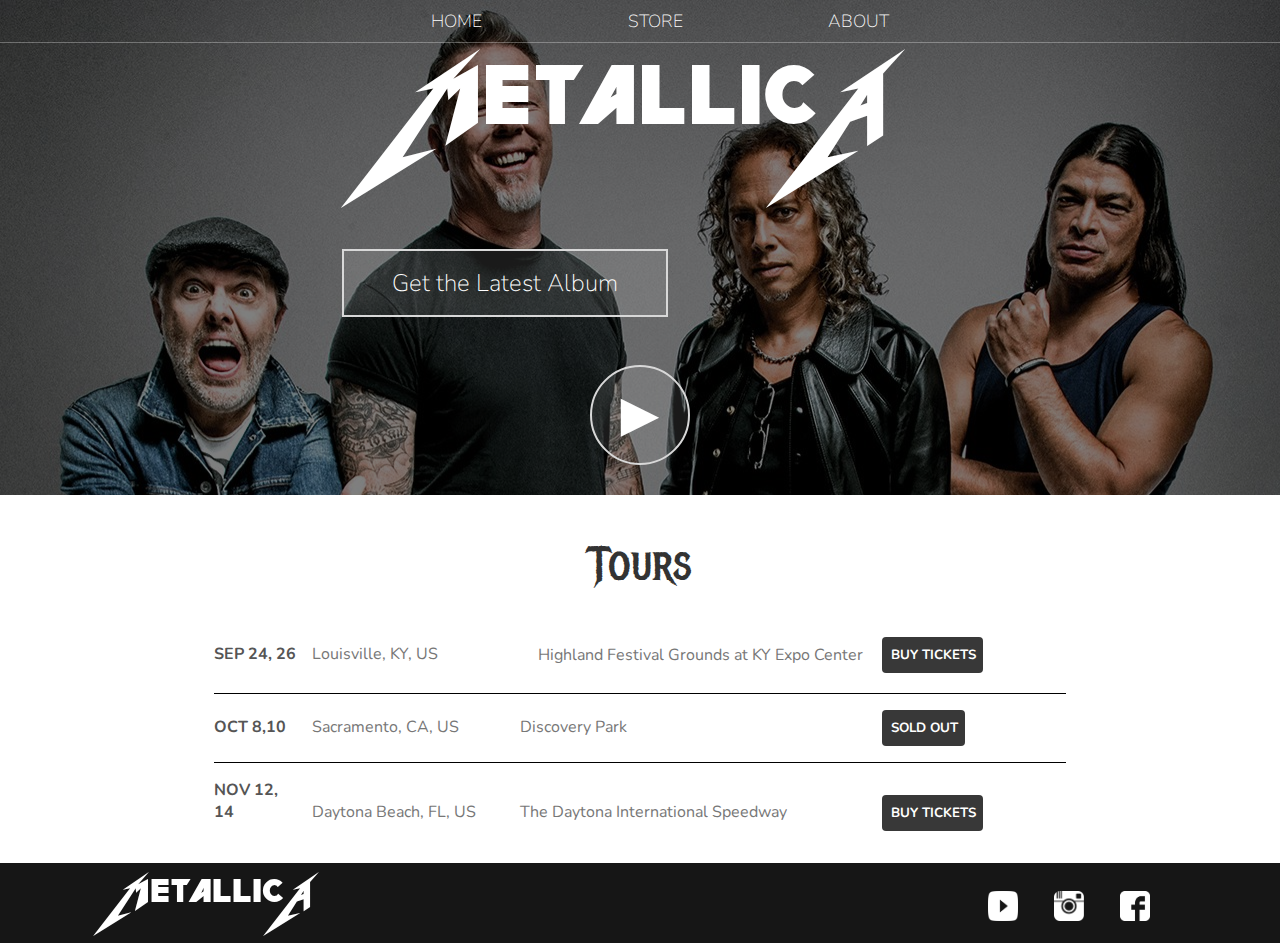
<file: index.html>
<!DOCTYPE html>
<html lang="en">
<head>
    <meta charset="UTF-8">
    <meta http-equiv="X-UA-Compatible" content="IE=edge">
    <meta name="description" content="Buy tickets for Metallica">
    <link rel="stylesheet" href="Met Style.css"/>
    <title>Metallica</title>
</head>
<body>
    <header class="main-header">
        <nav class="nav main-nav">
            <ul>
                <li><a href="index.html">HOME</a></li>
                <li><a href="Metallica-Album-Store.html">STORE</a></li>
                <li><a href="Metallica-About.html">ABOUT</a></li>
            </ul>
        </nav>
        <h1 class="band-name band-name-large">MetallicA</h1>
        <div class="container">
            <button class="button button-header" type="button">Get the Latest Album</button>
        </div>
        <button class="button button-header button-play" type="button">&#9658;</button>
    </header>

    <section class="content-section container">
        <h2 class="section-header">Tours</h2>
        <div>
            <div class="tour-row">
                <span class="tour-item tour-date">SEP 24, 26</span>
                <span class="tour-item tour-city">Louisville, KY, US</span> 
                <span class="button tour-item tour-arena">Highland Festival Grounds at KY Expo Center</span>
                <button type="button" class="button tour-item tour-button button-primary">BUY TICKETS</button>
            </div>
            <div class="tour-row">
               <span class="tour-item tour-date">OCT 8,10</span>
               <span class="tour-item tour-city">Sacramento, CA, US</span>
               <span class="tour-item tour-arena">Discovery Park</span>
               <button type="button" class="button tour-item tour-button button-primary">SOLD OUT</button>
            </div>
            <div class="tour-row">
                <span class="tour-item tour-date">NOV 12, 14</span>          
                <span class="tour-item tour-city">Daytona Beach, FL, US</span>          
                <span class="tour-item tour-arena">The Daytona International Speedway</span>        
                <button type="button" class="button tour-item tour-button button-primary">BUY TICKETS</button>
            </div>
        </div>
    </section>
    <footer class="main-footer">
        <div class="container-footer main-footer-container">
        <h3 class="band-name">MetallicA</h3>
        <ul class="nav footer-nav">
            <li>
                <a href="https://youtube.com" target="_blank">
                    <img src="Image/YT logo trans.png"></a>
                </li>
            <li>
                <a href="https://instagram.com" target="_blank"><img src="Image/IG logo trans.png"></a>
            </li>
            <li>
                <a href="https://facebook.com" target="_blank"><img src="Image/FB logo trans.png"></a>
            </li>
        </ul>
        </div>
    </footer>
</body>
</html>
</file>
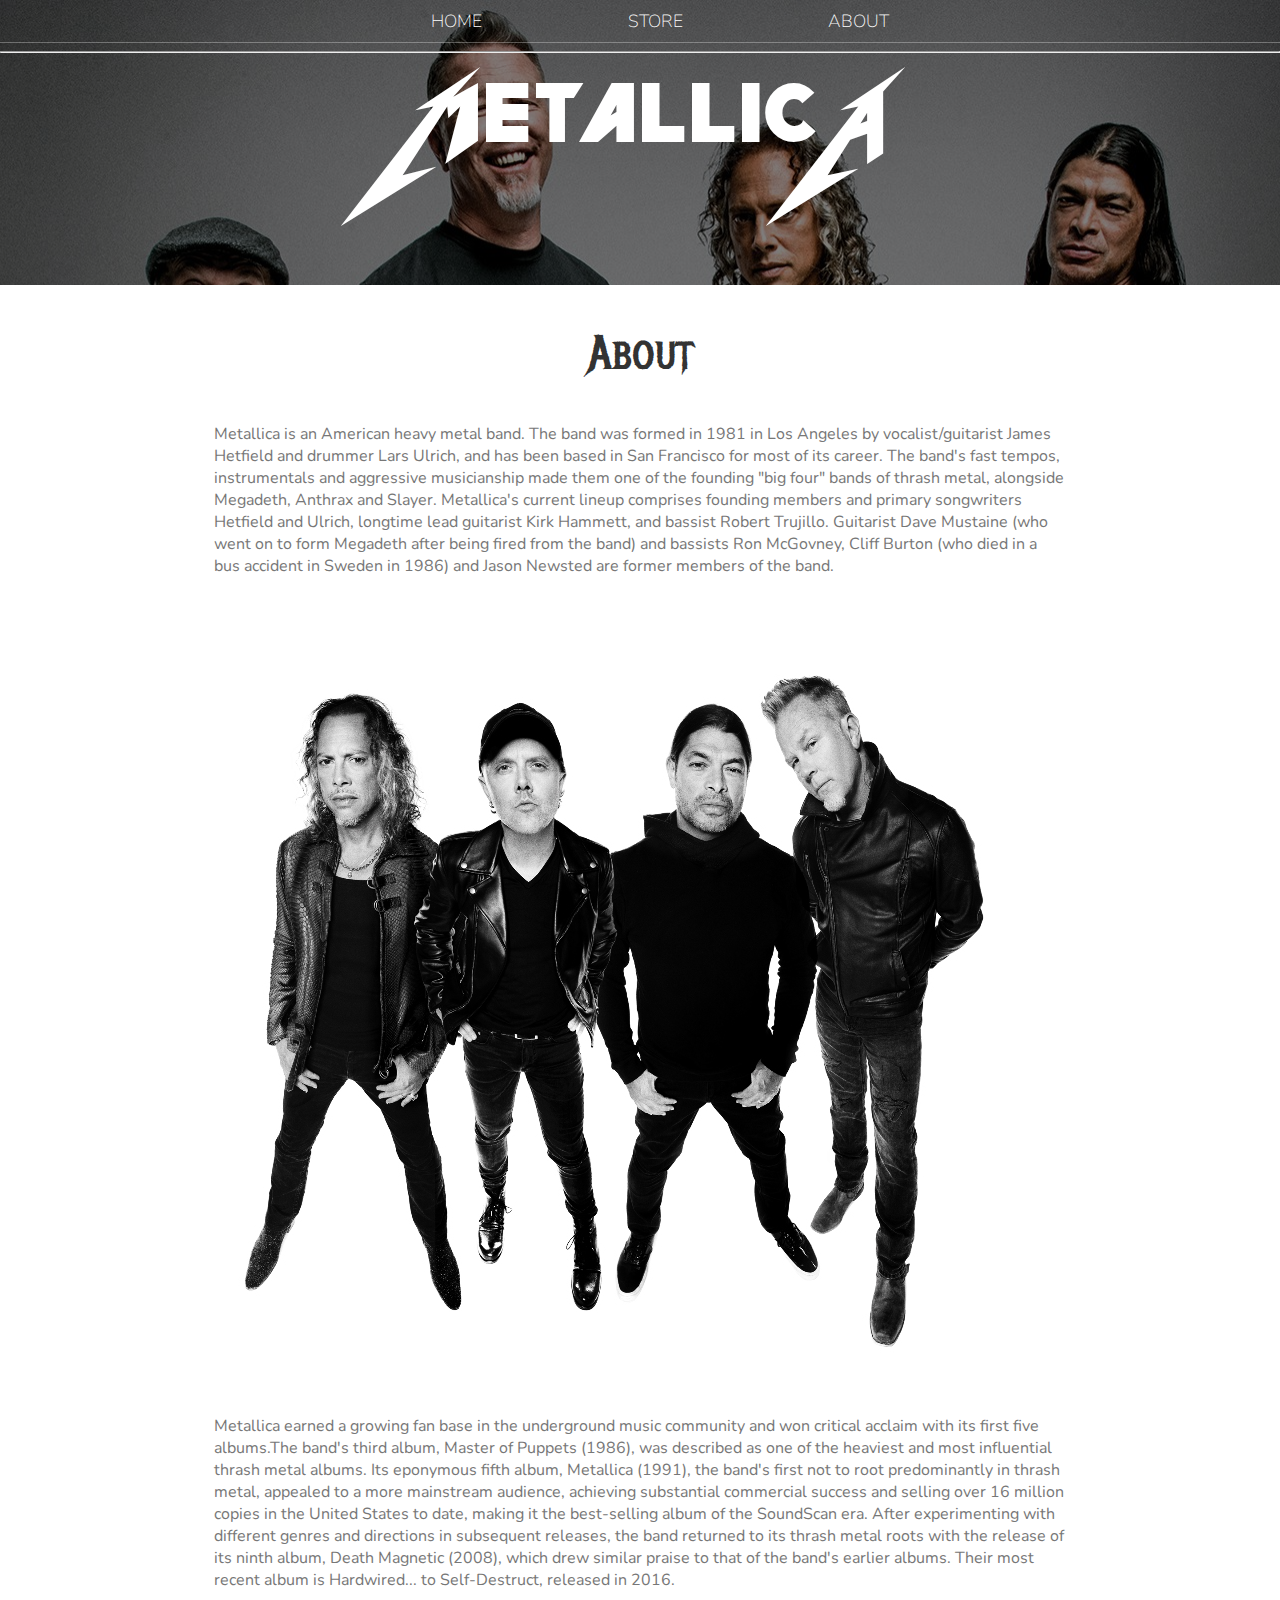
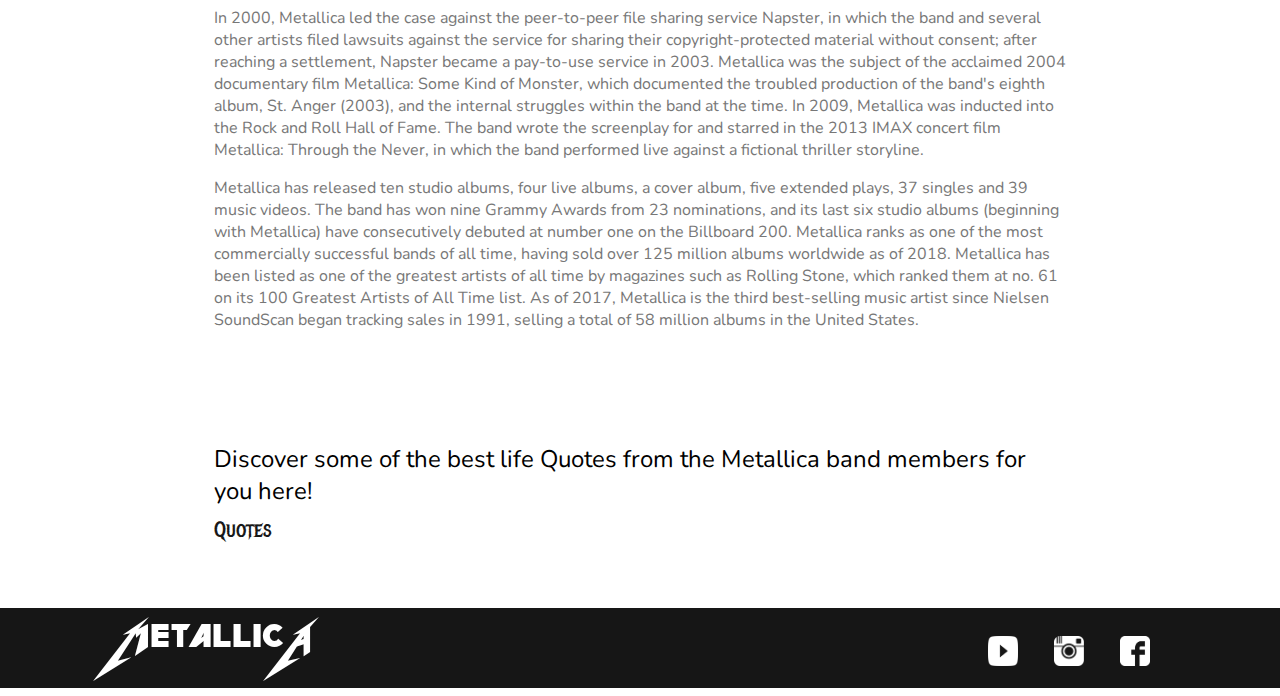
<file: Metallica-About.html>
<!DOCTYPE html>
<html lang="en">
<head>
    <meta charset="UTF-8">
    <meta http-equiv="X-UA-Compatible" content="IE=edge">
    <meta name="viewport" content="width=device-width, initial-scale=1.0">
    <title>Metallica | About</title>
    <link rel="stylesheet" href="Met Style.css"/>
</head>
<body>
    <header class="main-header">
        <nav class="nav main-nav">
            <ul>
                <li><a href="index.html">HOME</a></li>
                <li><a href="Metallica-Album-Store.html">STORE</a></li>
                <li><a href="Metallica-About.html">ABOUT</a></li>
            </ul>
        </nav>
        <hr>
        <h1 class="band-name band-name-large">MetallicA</h1>
    </header>
    <section class="content-section container">
        <h2 class="section-header">About</h2>
        <p>Metallica is an American heavy metal band. The band was formed in 1981 in Los Angeles by vocalist/guitarist James Hetfield and drummer Lars Ulrich, and has been based in San Francisco for most of its career. The band's fast tempos, instrumentals and aggressive musicianship made them one of the founding "big four" bands of thrash metal, alongside Megadeth, Anthrax and Slayer. Metallica's current lineup comprises founding members and primary songwriters Hetfield and Ulrich, longtime lead guitarist Kirk Hammett, and bassist Robert Trujillo. Guitarist Dave Mustaine (who went on to form Megadeth after being fired from the band) and bassists Ron McGovney, Cliff Burton (who died in a bus accident in Sweden in 1986) and Jason Newsted are former members of the band.
        </p>
        <img src="Image/20161022_184841_7549_958066.jpeg">
        <p>Metallica earned a growing fan base in the underground music community and won critical acclaim with its first five albums.The band's third album, Master of Puppets (1986), was described as one of the heaviest and most influential thrash metal albums. Its eponymous fifth album, Metallica (1991), the band's first not to root predominantly in thrash metal, appealed to a more mainstream audience, achieving substantial commercial success and selling over 16 million copies in the United States to date, making it the best-selling album of the SoundScan era. After experimenting with different genres and directions in subsequent releases, the band returned to its thrash metal roots with the release of its ninth album, Death Magnetic (2008), which drew similar praise to that of the band's earlier albums. Their most recent album is Hardwired... to Self-Destruct, released in 2016.</p>

        <p>In 2000, Metallica led the case against the peer-to-peer file sharing service Napster, in which the band and several other artists filed lawsuits against the service for sharing their copyright-protected material without consent; after reaching a settlement, Napster became a pay-to-use service in 2003. Metallica was the subject of the acclaimed 2004 documentary film Metallica: Some Kind of Monster, which documented the troubled production of the band's eighth album, St. Anger (2003), and the internal struggles within the band at the time. In 2009, Metallica was inducted into the Rock and Roll Hall of Fame. The band wrote the screenplay for and starred in the 2013 IMAX concert film Metallica: Through the Never, in which the band performed live against a fictional thriller storyline.</p>

        <p>Metallica has released ten studio albums, four live albums, a cover album, five extended plays, 37 singles and 39 music videos. The band has won nine Grammy Awards from 23 nominations, and its last six studio albums (beginning with Metallica) have consecutively debuted at number one on the Billboard 200. Metallica ranks as one of the most commercially successful bands of all time, having sold over 125 million albums worldwide as of 2018. Metallica has been listed as one of the greatest artists of all time by magazines such as Rolling Stone, which ranked them at no. 61 on its 100 Greatest Artists of All Time list. As of 2017, Metallica is the third best-selling music artist since Nielsen SoundScan began tracking sales in 1991, selling a total of 58 million albums in the United States.</p>

        <div class="QLink-container">
            <span>Discover some of the best life Quotes from the Metallica band members for you here!</span>
            <div>
                <a href="Metallica-quotes.html">Quotes</a>
            </div>
        </div>
    </section>

    <footer class="main-footer">
        <div class="container-footer main-footer-container">
        <h3 class="band-name">MetallicA</h3>
        <ul class="nav footer-nav">
            <li>
                <a href="https://youtube.com" target="_blank">
                    <img src="Image/YT logo trans.png"></a>
                </li>
            <li>
                <a href="https://instagram.com" target="_blank"><img src="Image/IG logo trans.png"></a>
            </li>
            <li>
                <a href="https://facebook.com" target="_blank"><img src="Image/FB logo trans.png"></a>
            </li>
        </ul>
        </div>
    </footer>
</body>
</html>
</file>
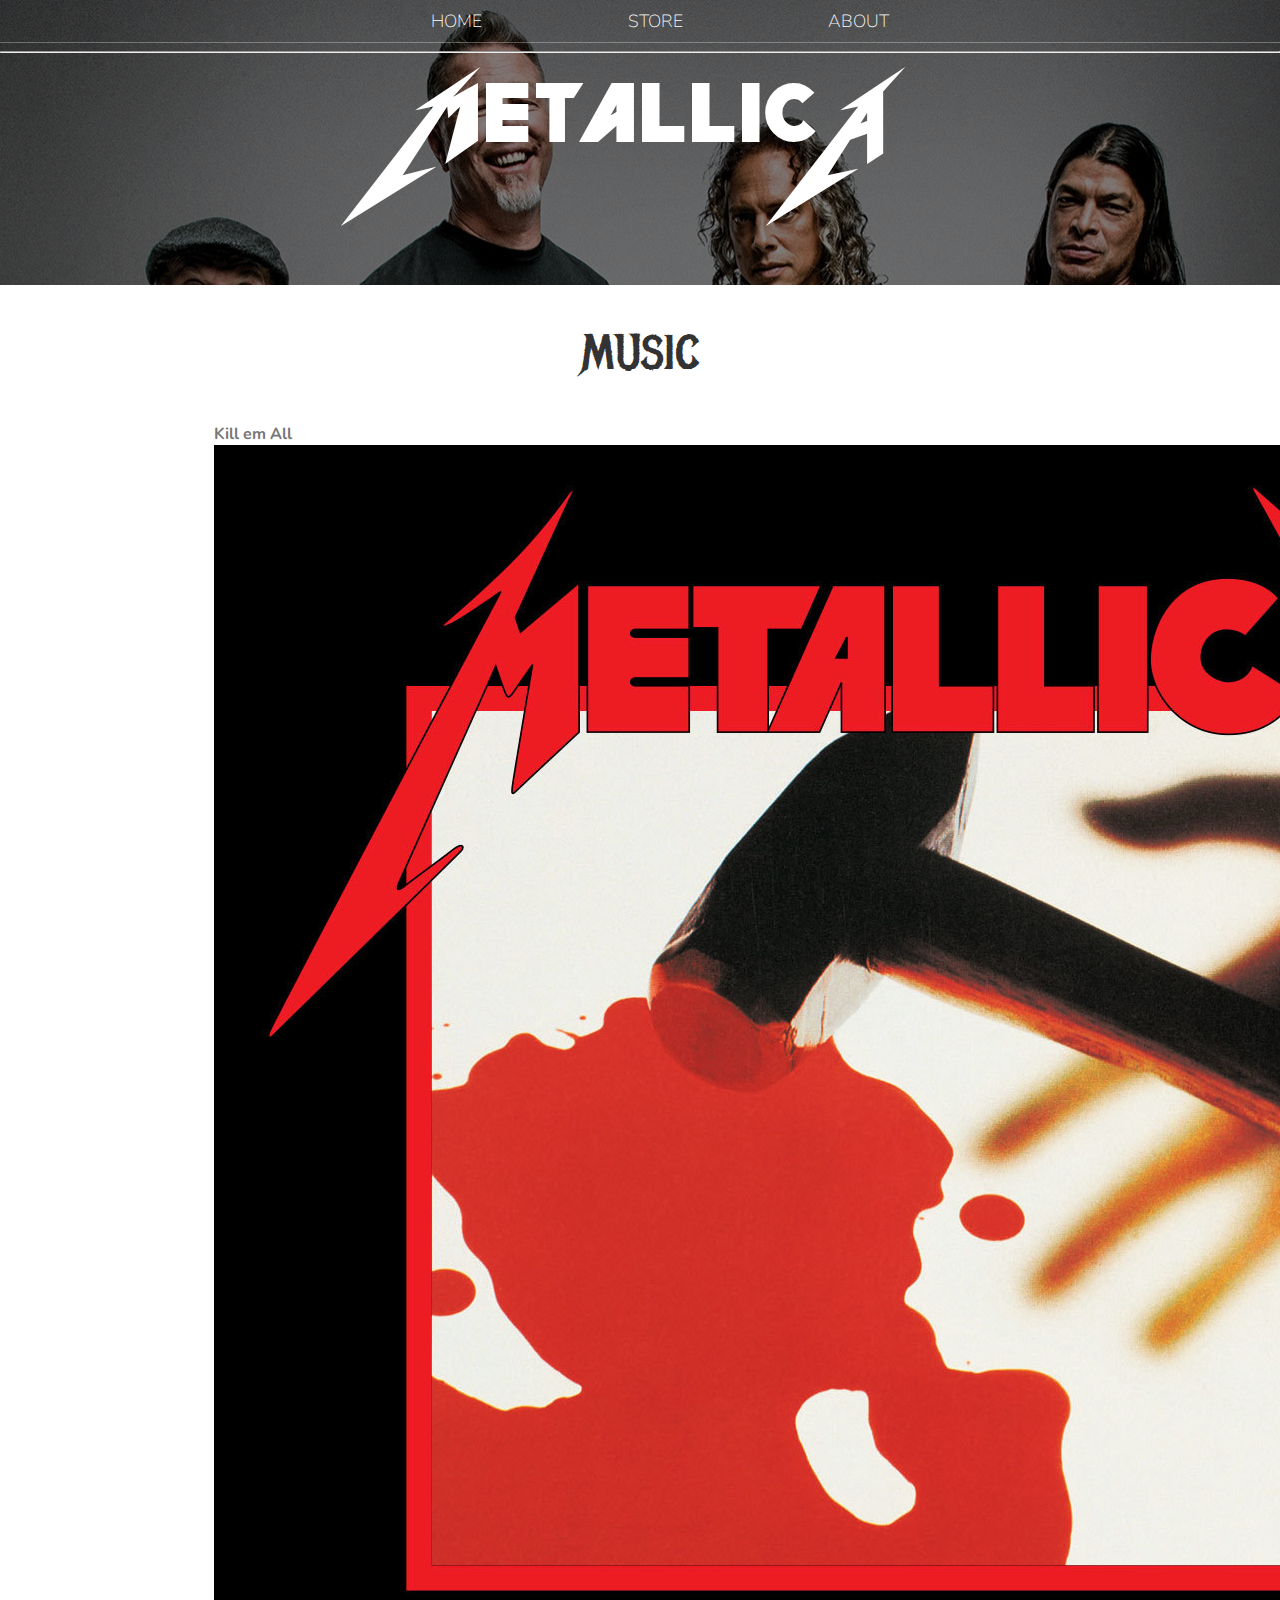
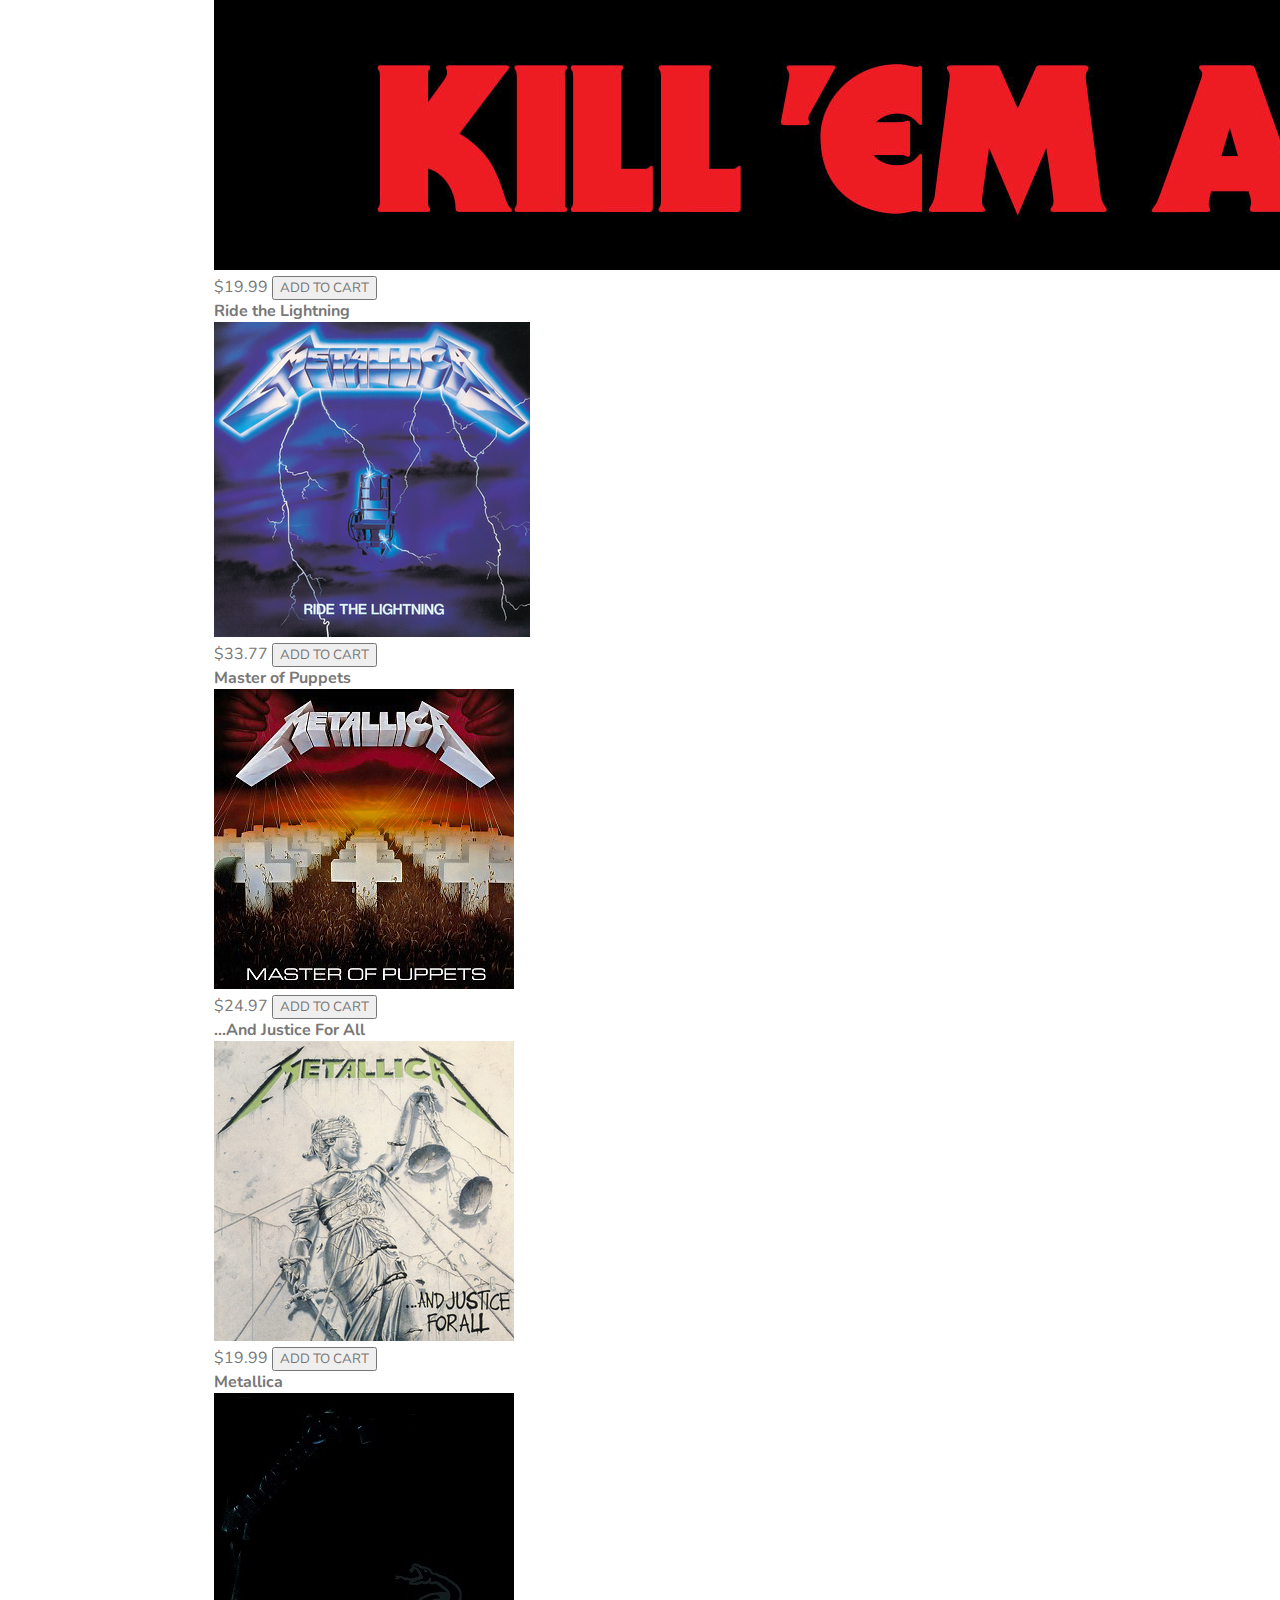
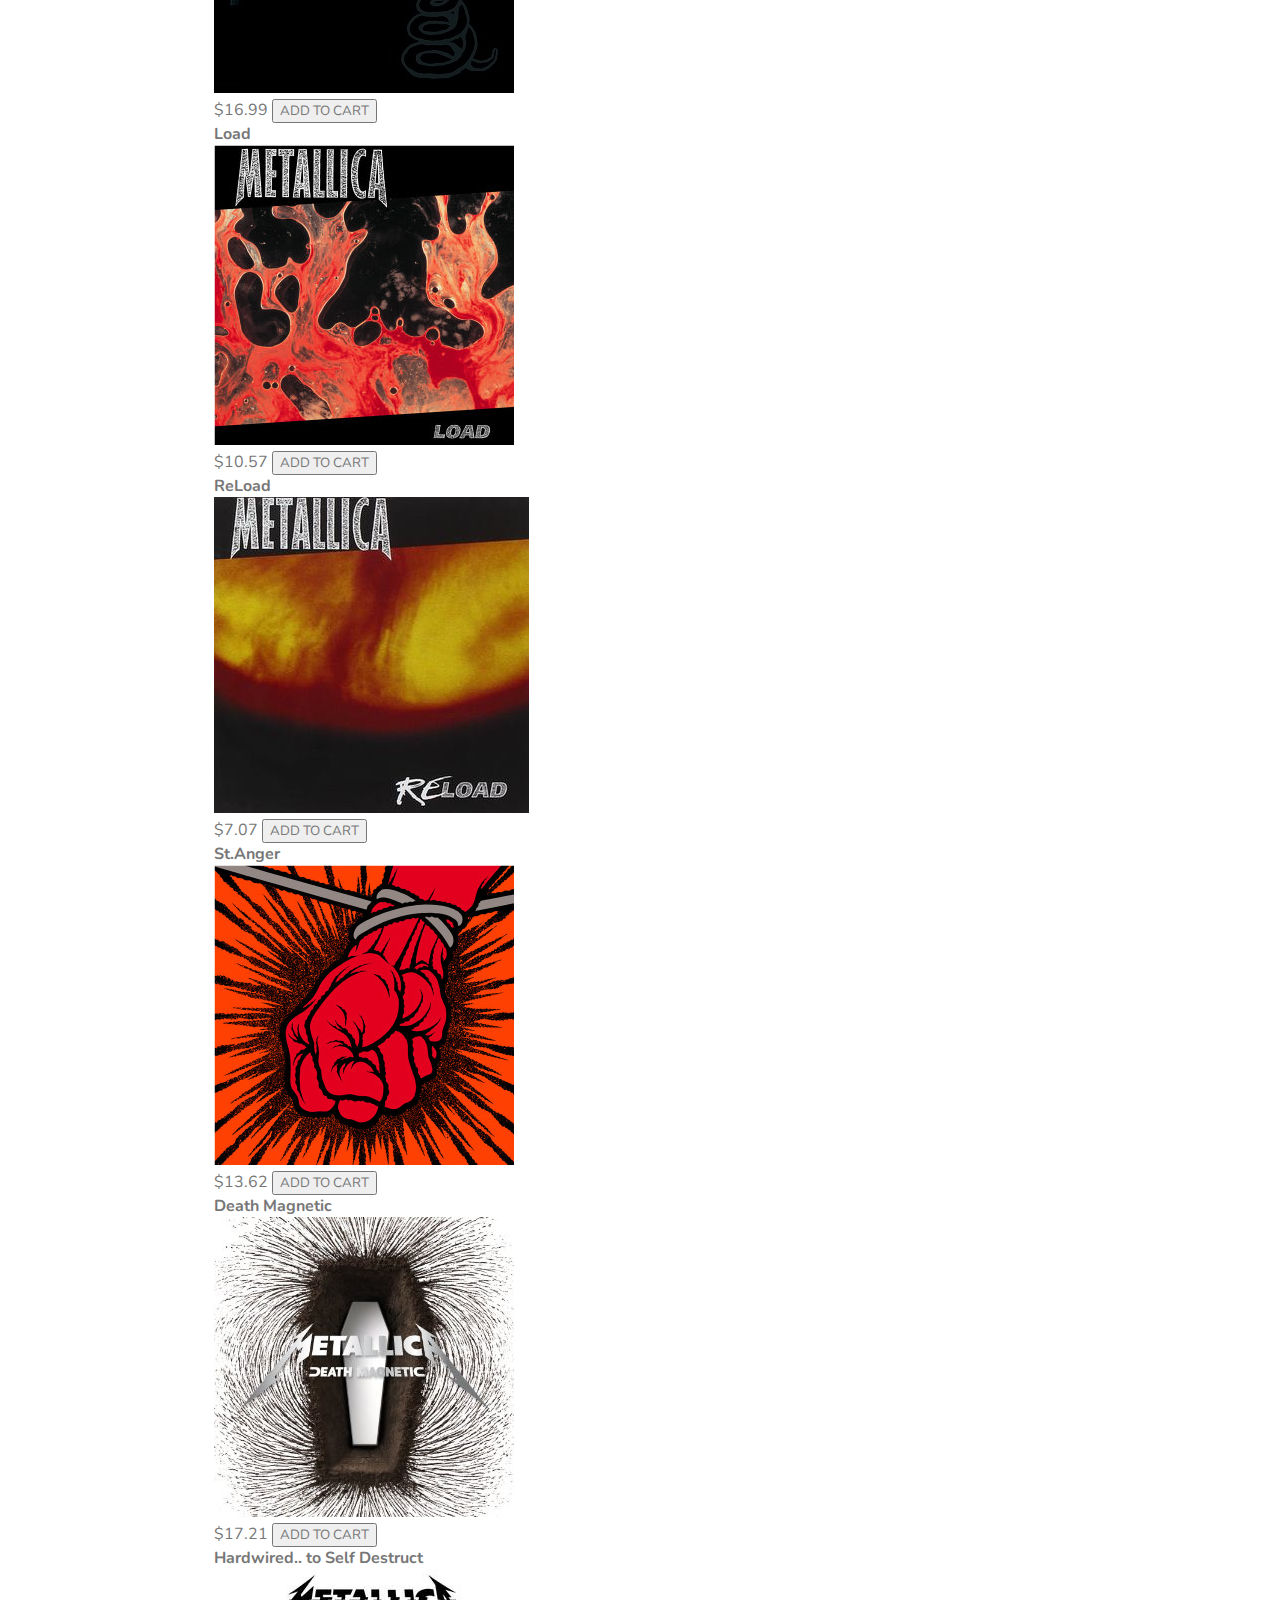
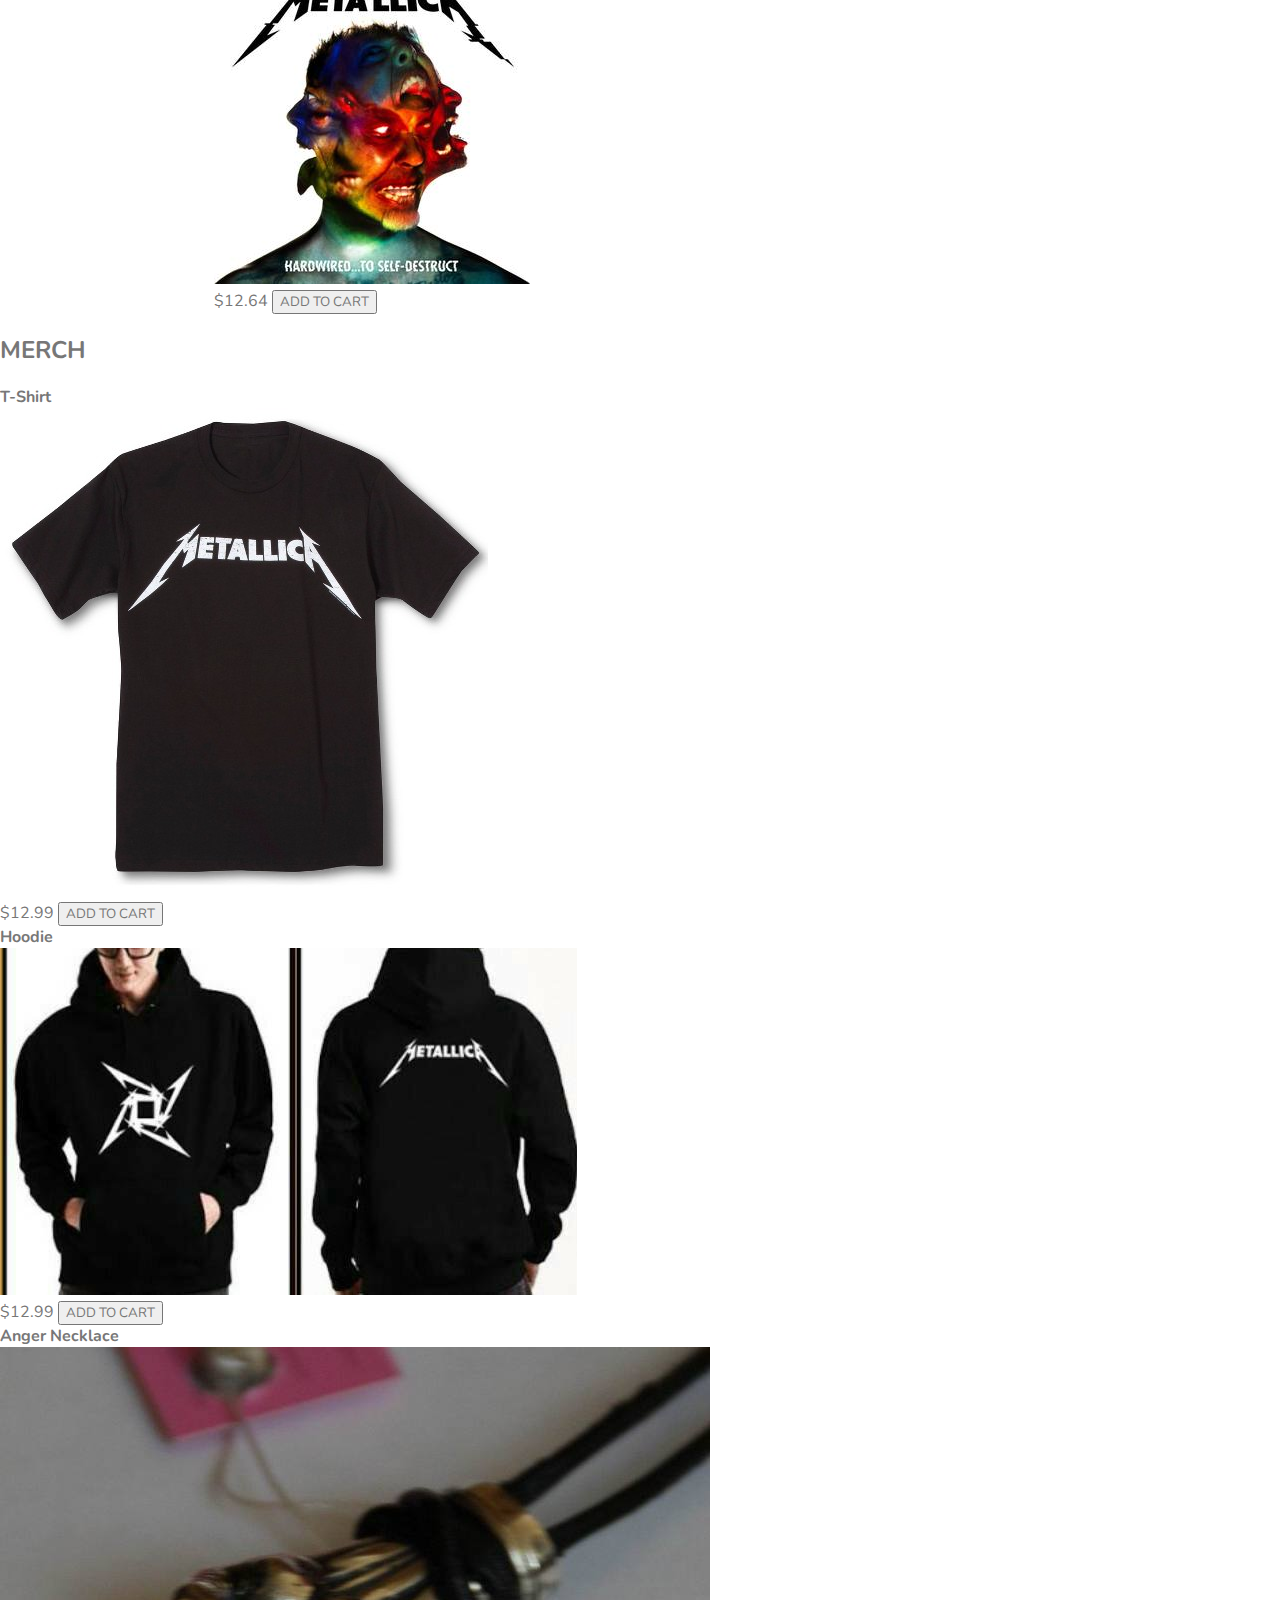
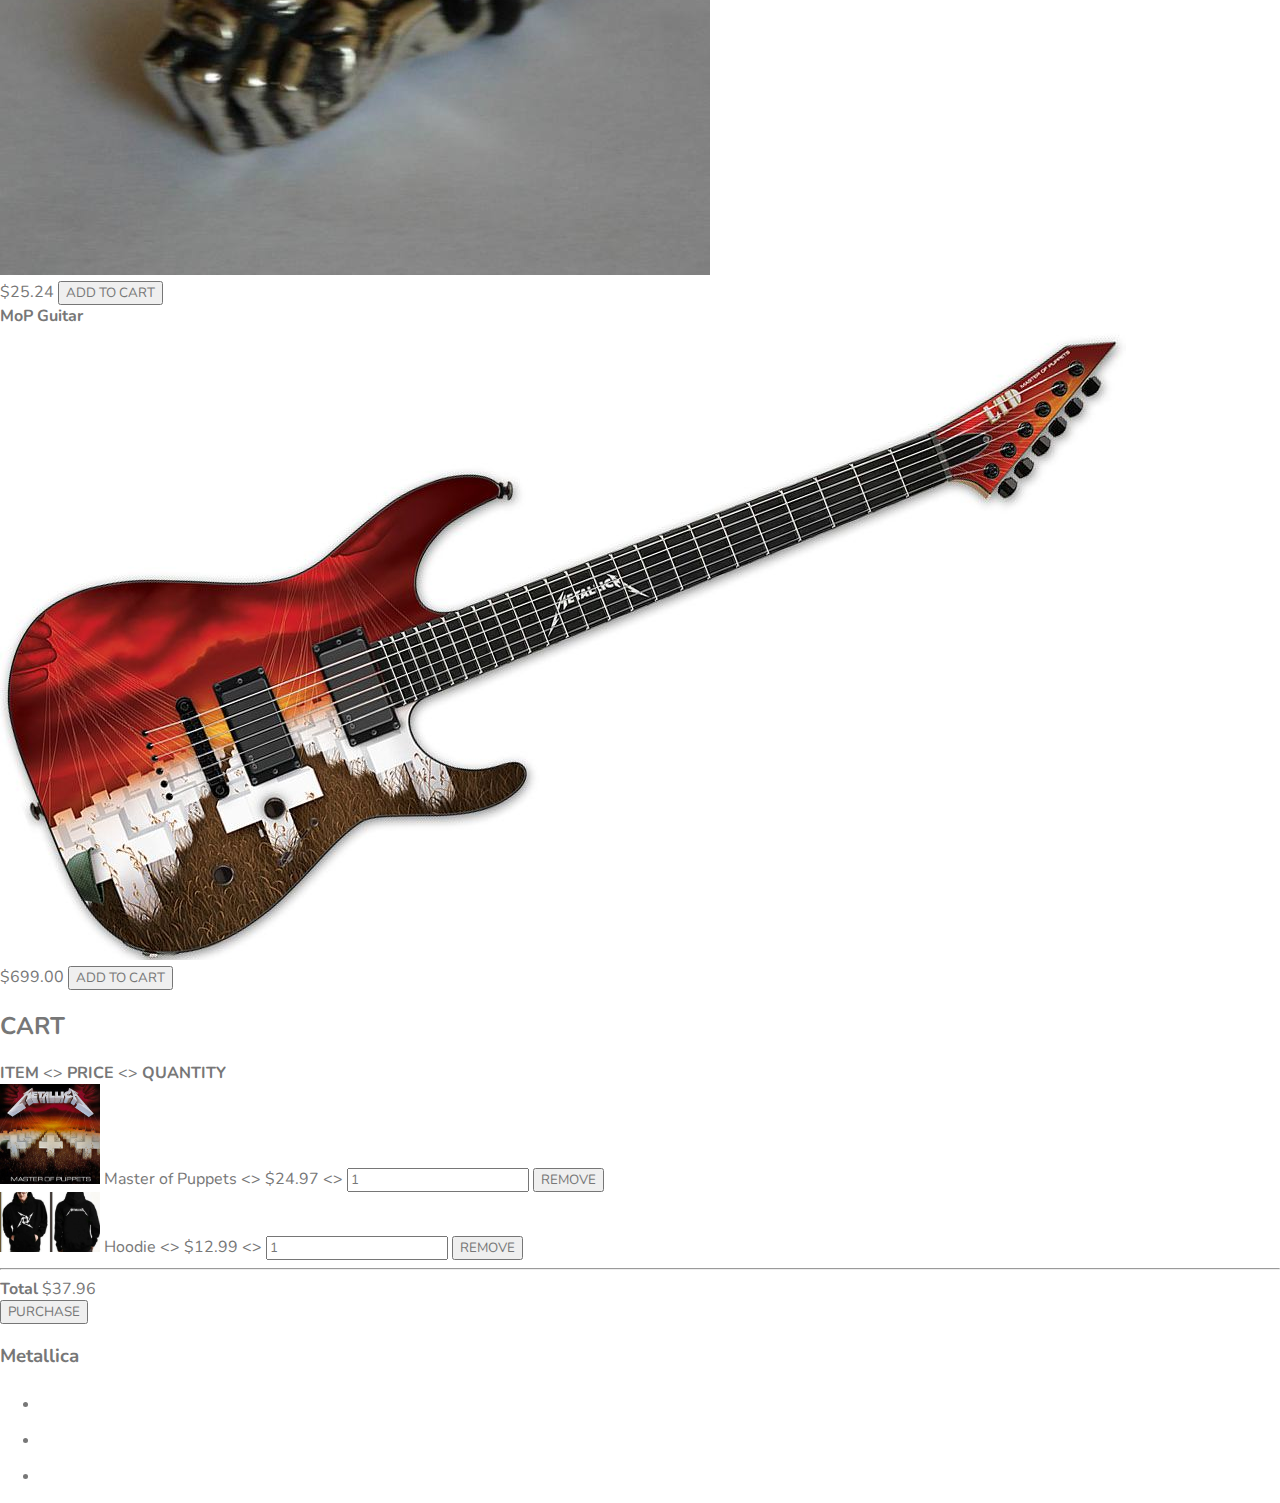
<file: Metallica-Album-Store.html>
<!DOCTYPE html>
<html lang="en">
<head>
    <meta charset="UTF-8">
    <meta http-equiv="X-UA-Compatible" content="IE=edge">
    <meta name="viewport" content="width=device-width, initial-scale=1.0">
    <link rel="stylesheet" href="Met Style.css"/>
    <title>Metallica | Store</title>
</head>
<body>
    <header class="main-header">
        <nav class="nav main-nav">
            <ul>
                <li><a href="index.html">HOME</a></li>
                <li><a href="Metallica-Album-Store.html">STORE</a></li>
                <li><a href="Metallica-About.html">ABOUT</a></li>
            </ul>
        </nav>
        <hr>
        <h1 class="band-name band-name-large">MetallicA</h1>
    </header>
    <section class="container content-section">
        <h2 class="section-header">MUSIC</h2>
    <div class="shop-item">
        <!--Kill em All-->
        <div>
            <div>
                <strong>Kill em All</strong>
            </div>
            <img src="Album image/Kill em All.jpeg">
            <div>
                <span>$19.99</span>
                <button role="button">ADD TO CART</button>
            </div>
        </div>

        <!--Ride the Lightning-->
        <div>
            <div>
                <strong>Ride the Lightning</strong>
            </div>
            <img src="Album image/Ride the Lightning.png">
            <div>
                <span>$33.77</span>
                <button role="button">ADD TO CART</button>
            </div>
        </div>

        <!--Master of Puppets-->
        <div>
            <div>
                <strong>Master of Puppets</strong>
            </div>
            <img src="Album image/Master of Puppets.jpg">
            <div>
                <span>$24.97</span>
                <button role="button">ADD TO CART</button>
            </div>
        </div>

        <!--AJFA-->
        <div>
            <div>
                <strong>...And Justice For All</strong>
            </div>
            <img src="Album image/AJFA.jpg">
            <div>
                <span>$19.99</span>
                <button role="button">ADD TO CART</button>
            </div>
        </div>

        <!-- Metallica (Black)-->
        <div>
            <div>
                <strong>Metallica</strong>
            </div>
            <img src="Album image/Black.jpg">
            <div>
                <span>$16.99</span>
                <button role="button">ADD TO CART</button>
            </div>
        </div>

        <!--Load-->
        <div>
            <div>
                <strong>Load</strong>
            </div>
            <img src="Album image/LOAD.jpg">
            <div>
                <span>$10.57</span>
                <button role="button">ADD TO CART</button>
            </div>
        </div>

        <!--ReLoad-->
        <div>
            <div>
                <strong>ReLoad</strong>
            </div>
            <img src="Album image/reLoad.jpg">
            <div>
                <span>$7.07</span>
                <button role="button">ADD TO CART</button>
            </div>
        </div>

        <!--St.Anger-->
        <div>
            <div>
                <strong>St.Anger</strong>
            </div>
            <img src="Album image/st anger.jpg">
            <div>
                <span>$13.62</span>
                <button role="button">ADD TO CART</button>
            </div>
        </div>

        <!--Death Magnetic-->
        <div>
            <div>
                <strong>Death Magnetic</strong>
            </div>
            <img src="Album image/Death Magnetic.jpg">
            <div>
                <span>$17.21</span>
                <button role="button">ADD TO CART</button>
            </div>
        </div>

        <!--Hardwired to Self Destruct-->
        <div>
            <div>
                <strong>Hardwired.. to Self Destruct</strong>
            </div>
            <img src="Album image/Hardwired to Self Destruct.jpeg">
            <div>
                <span>$12.64</span>
                <button role="button">ADD TO CART</button>
            </div>
        </div>
    </div>
    </section>

    <section>
        <h2>MERCH</h2>
        <div>
            <div>
                <strong>T-Shirt</strong>
            </div>
            <img src="Merch/Shirt.jpg">
            <div>
                <span>$12.99</span>
                <button role="button">ADD TO CART</button>
            </div>
        </div>
        <div>
            <div>
                <strong>Hoodie</strong>
            </div>
            <img src="Merch/Hoodie.jpg">
            <div>
                <span>$12.99</span>
                <button role="button">ADD TO CART</button>
            </div>
        </div>
        <div>
            <div>
                <strong>Anger Necklace</strong>
            </div>
            <img src="Merch/Anger fist.jpg">
            <div>
                <span>$25.24</span>
                <button role="button">ADD TO CART</button>
            </div>
        </div>
        <div>
            <div>
                <strong>MoP Guitar</strong>
            </div>
            <img src="Merch/MoP Guitar.jpg">
            <div>
                <span>$699.00</span>
                <button role="button">ADD TO CART</button>
            </div>
        </div>
    </section>

    <section>
        <h2>CART</h2>
        <div>
            <strong>ITEM</strong>
            &lt;&gt;
            <strong>PRICE</strong>
            &lt;&gt;
            <strong>QUANTITY</strong>
        </div>
        <div>
            <img src="Album image/Master of Puppets.jpg" width="100">
            <span>Master of Puppets</span>
            &lt;&gt;
            <span>$24.97</span>
            &lt;&gt;
            <input type="number" value="1">
            <button role="button">REMOVE</button>
        </div>
        <div>
            <img src="Merch/Hoodie.jpg" width="100">
            <span>Hoodie</span>
            &lt;&gt;
            <span>$12.99</span>
            &lt;&gt;
            <input type="number" value="1">
            <button role="button">REMOVE</button>
        </div>
        <hr>
        <div>
            <strong>Total</strong>
            <span>$37.96</span>
        </div>
        <div>
            <button role="button">PURCHASE</button>
        </div>
    </section>

    <footer>
        <h3>Metallica</h3>
        <ul>
            <li>
                <a href="https://youtube.com" target="_blank">
                    <img src="Image/YT logo trans.png" width="30"></a>
                </li>
            <li>
                <a href="https://instagram.com" target="_blank"><img src="Image/IG logo trans.png" width="30"></a>
            </li>
            <li>
                <a href="https://facebook.com" target="_blank"><img src="Image/FB logo trans.png" width="30"></a>
            </li>
        </ul>
    </footer>
</body>
</html>
</file>
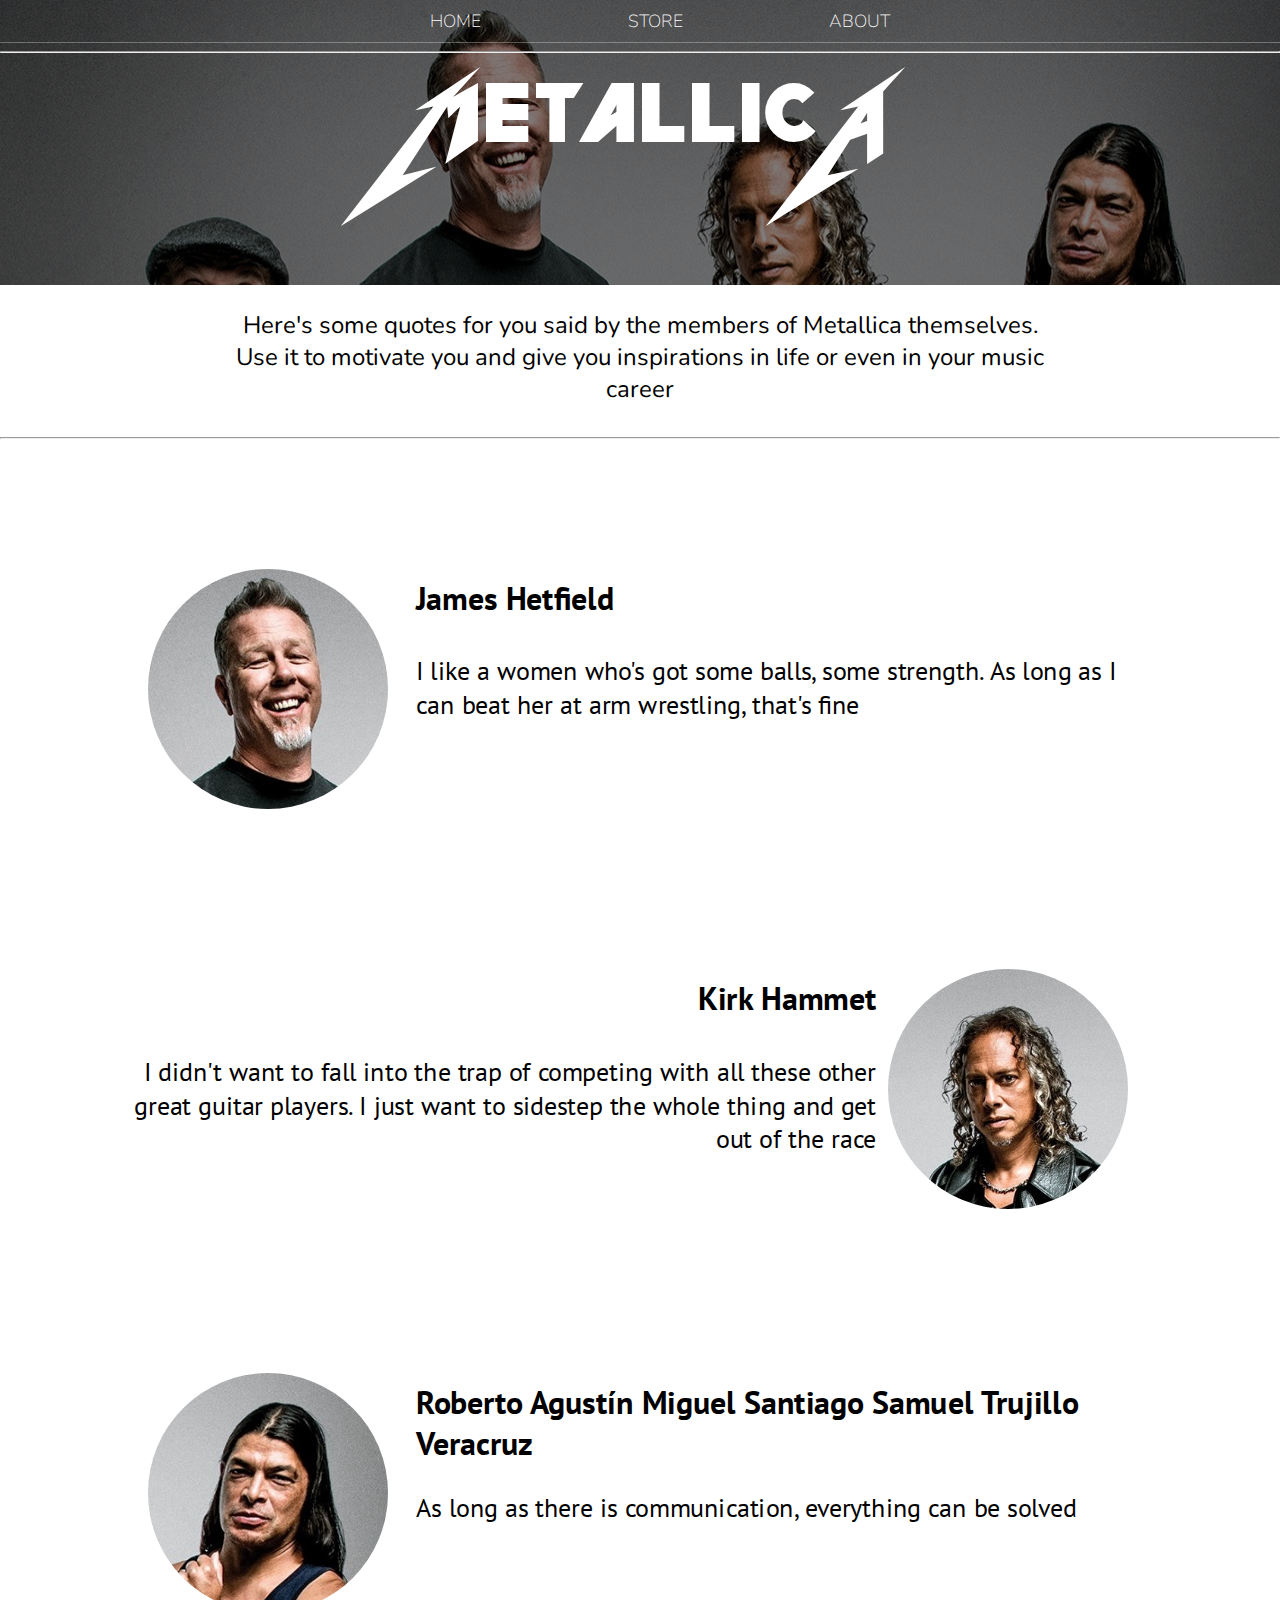
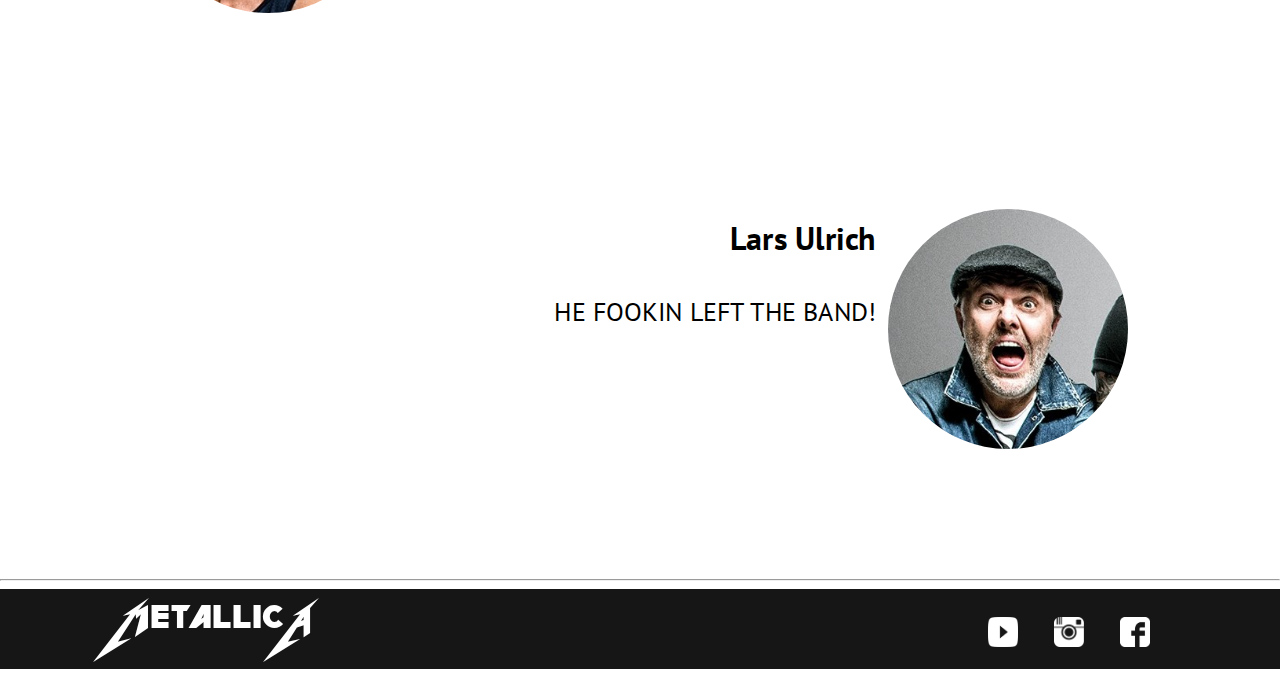
<file: Metallica-quotes.html>
<!DOCTYPE html>
<html lang="en">
<head>
    <meta charset="UTF-8">
    <meta http-equiv="X-UA-Compatible" content="IE=edge">
    <meta name="viewport" content="width=device-width, initial-scale=1.0">
    <title>MetalliQuotes</title>
    <link rel="stylesheet" href="Met-quotes.css"/>
</head>
<body>
    <header class="main-header">
        <nav class="nav main-nav">
            <ul>
                <li><a href="index.html">HOME</a></li>
                <li><a href="Metallica-Album-Store.html">STORE</a></li>
                <li><a href="Metallica-About.html">ABOUT</a></li>
            </ul>
        </nav>
        <hr>
        <h1 class="band-name band-name-large">MetallicA</h1>
    </header>  

<section>
    <div class="introduction">
        Here's some quotes for you said by the members of Metallica themselves. Use it to motivate you and give you inspirations in life or even in your music career
    </div>
    <hr>
</section>

<section>
    <div>
        <div class="scaling">          
            <blockquote class="container">
                <img src="Image/1. James.jpg" class="photo pic">
            <div class="name">James Hetfield</div>
            <div class="Quotes">I like a women who's got some balls, some strength. As long as I can beat her at arm wrestling, that's fine</div>
            </blockquote>
        </div>

        <div class="scaling">
         <blockquote class="container2">
             <img src="Image/2. Kirk.jpg" class="photo pic">
            <span class="name2">Kirk Hammet</span>
            <div class="Quotes2">I didn't want to fall into the trap of competing with all these other great guitar players. I just want to sidestep the whole thing and get out of the race</div>
        </blockquote>           
        </div>

        <div class="scaling">
        <blockquote class="container">
            <img src="Image/3. Rob.jpg" class="photo pic">
            <span class="name">Roberto Agustín Miguel Santiago Samuel Trujillo Veracruz</span>
            <div class="Quotes">As long as there is communication, everything can be solved</div>
        </blockquote>
        </div>

        <div class="scaling">
        <blockquote class="container2">
            <img src="Image/4. Lars.jpg" class="photo pic">
            <span class="name2">Lars Ulrich</span>
            <div class="Quotes2">HE FOOKIN LEFT THE BAND!</div>
        </blockquote>
        </div>
        <hr>
    </div>
</section>

<footer class="footer">
    <div class="flex-footer footer-container">
    <h3 class="band-name">MetallicA</h3>
    <ul class="footer-nav nav">
        <li>
            <a href="https://youtube.com" target="_blank">
                <img src="Image/YT logo trans.png">
            </a>
        </li>
        <li>
            <a href="https://instagram.com" target="_blank">
                <img src="Image/IG logo trans.png">
            </a>
        </li>
        <li>
            <a href="https://facebook.com" target="_blank">
                <img src="Image/FB logo trans.png">
            </a>
        </li>
    </ul>
    </div>
</footer>
</body>
</html>
</file>
<file: Met Style.css>
@import url('https://fonts.googleapis.com/css2?family=Metal+Mania&family=Nunito:ital@1&display=swap');

@font-face {
    font-family: "Pastor of Muppets";
    src: url("Fonts/Pastor of Muppets.TTF") format("truetype");
}

* {
    box-sizing: border-box;
    font-family: 'Nunito', sans-serif;
    color: #777;
}

html, body {
    margin: 0;
    padding: 0;
}

.nav ul{
    margin:0;
    }
    
.nav li {
    display: inline;
    }
    
.nav a {
    padding: .5em;
    color: white;
    text-decoration: none;
    display: inline-block;
    }

.nav a:hover {
    background-color: rgba(255, 255, 255, .3);
}

.main-nav {
    text-align: center;
    font-size: 1.1em;
    font-weight: lighter;
    border-bottom: 1px solid rgba(255, 255, 255, .3);
}

.main-nav li{
    padding: 0 5%;
}

.main-header {
    background-image: url(Image/ea7e05d9-b961-4cae-8a3d-35b519c8d999.jpg);
    background-size: cover;
    background-color: rgba(0, 0, 0, 0.5);
    background-blend-mode: multiply;
    padding-bottom: 30px;
}

.band-name {
    text-align: center;
    margin:0;
    font-size: 4em;
    font-family: "Pastor of Muppets";
    font-weight: normal;
    color:white;
}

.band-name-large {
    position: relative;
    font-size: 10em;
    text-align: center;
}


.content-section {
    margin: 1em;
}

.container {
    max-width: 900px;
    margin: 0 auto;
    padding: 0 1.5em; 
}

.section-header {
    font-family: 'Metal Mania', cursive;
    font-weight: normal;
    color:#333;
    text-align: center;
    font-size: 3em;
}

.main-footer {
    background-color: rgb(22, 22, 22);
    color: white;
    padding: .25em 0;
    height: 80px;
}

.main-footer-container {
    display: flex;
    align-items: center;
}

.main-footer-container ul {
    flex-grow: 1;
    text-align: end;
}

.footer-nav li{
    padding: 0 .5em;
}

.footer-nav img {
    width: 30px;
    height: 30px;
}

.container-footer {
    max-width: 1100px;
    margin: 0 auto;
    padding: 0 1.5em; 
}

.QLink-container {
    margin-top: 7em;
    margin-bottom: 4em;
}

.QLink-container span{
    font-size: 1.5em;
    color: black;
}

.QLink-container a {
    display: inline-block;
    color: rgb(24, 24, 24);
    font-family: 'Metal Mania';
    font-size: 1.4em;
    text-decoration: none;
    margin-top: 1%;
}

.QLink-container a:hover {
    background-color: rgb(0, 0, 0, .2);
    transform: scale(120%);
}

/* end of about css */
                /* index/home css */

.button {
    text-align: center;
    vertical-align: middle;
    padding: .67em;
    cursor: pointer;
}

.button-header {
    margin: .5em 15% 2em 15%;
    color: white;
    border: 2px solid rgb(216, 216, 216);
    background-color: rgba(255, 255, 255, .1);
    border-radius: 0;
    font-size: 1.5em;
    font-weight: lighter;
    padding-left: 2em;
    padding-right: 2em;
}

.button-header:hover {
    background-color: rgba(255, 255, 255, .3)
}

.button-play {
    display: block;
    margin: 0 auto;
    font-size: 4em;
    border-radius: 50%;
    padding: 0;
    width: 100px;
    height: 100px;
}

.tour-row {
    border-bottom: 1px solid black;
    padding-bottom: 1em;
    margin-bottom: 1em;
}

.tour-row:last-child {
    border-bottom: none;
}

.tour-item {
    display: inline-block;
    padding-right: .5em;
}

.tour-date {
    color: #555;
    font-weight: bold;
    width: 11%;
}

.tour-city {
    width: 24%;
}

.tour-arena {
    width: 42%
}

.tour-button {
    max-width: 19%;
}

.button-primary {
    color: white;
    background-color: rgb(56, 56, 56);
    border: none;
    border-radius: .3em;
    font-weight: bold;
}

.button-primary:hover {
    background-color: rgb(22, 22, 22);
}

        /* end of index/home.css */
        /* Store.css */
</file>
<file: Met-quotes.css>
@import url('https://fonts.googleapis.com/css2?family=PT+Sans:ital@1&display=swap');
@import url('https://fonts.googleapis.com/css2?family=Metal+Mania&family=Nunito:ital@1&display=swap');

@font-face {
    font-family: 'Pastor of Muppets';
    src: url(Fonts/Pastor\ of\ Muppets.TTF) format("truetype");
}

* {
    font-family: PT Sans;
    box-sizing: border-box;
}

html, body {
    margin: 0;
    padding: 0;
}

blockquote {
    margin: 100px auto;
}

.scaling {
    transform: scale(0.8, 0.8);
}

         /* nav section */

.main-header {
    background-image: url(Image/ea7e05d9-b961-4cae-8a3d-35b519c8d999.jpg);
    background-color:rgba(0, 0, 0, .5);
    background-blend-mode: multiply;
    padding-bottom: 30px;
    background-size: cover;
}

.nav a:hover {
    background-color: rgba(255, 255, 255, .3);
}

.nav li {
    display: inline;
}

.nav a {
    padding: .5em;
    text-decoration: none;
    display: inline-block;
    color: white;
    font-family: 'Nunito';
}

.nav ul {
    margin: 0;
}

.main-nav {
    text-align: center;
    font-size: 1.1em;
    font-weight: lighter;
    border-bottom: 1px solid rgba(255, 255, 255, .3);
}

.main-nav li {
    padding: 0 5%;
}

.band-name {
    font-family: 'Pastor of Muppets';
    text-align: center;
    font-weight: normal;
    font-size: 4em;
    color: white;
    margin: 0;
}

.band-name-large {
    font-size: 10em;
}

            /*--end of nav section--*/

            /* Quotes section */

.photo {
    width: 300px;
    height: 300px;
    border-radius: 50%;
    object-fit: cover;
}

.container {
    display: grid; 
    grid-template-columns: 330px 1.3fr; 
    grid-template-rows: 0.5fr 1.5fr; 
    gap: 5px; 
    padding-left: 25px;
    justify-content: start;
    grid-template-areas: 
      "pic name"
      "pic Quotes"; 
  }
  .pic { 
      grid-area: pic;
    }
  .name { 
      grid-area: name;
      text-align: left;
      font-weight: bold;
      font-size: 2.5em; 
      padding-top: 10px; 
    }
  .Quotes { 
      grid-area: Quotes; 
      max-height: 100%;
      font-size: 2em;
      font-weight: lighter;
      padding-top: 3%;
    }


.container2 {
        display: grid; 
        grid-template-columns: 1.3fr 330px; 
        grid-template-rows: 0.5fr 1.5fr; 
        gap: 5px;
        grid-template-areas: 
          "name2 pic"
          "Quotes2 pic"; 
      }
      .pic { 
          grid-area: pic;
        }
      .name2 { 
          grid-area: name2;
          text-align: right;
          font-weight: bold;
          font-size: 2.5em; 
          padding-top: 10px; 
          padding-right: 10px;
        }
      .Quotes2 { 
          grid-area: Quotes2;
          text-align: right;
          font-size: 2em;
          font-weight: lighter;
          padding-top: 3%;
          padding-right: 10px;
        }

        /* end of quotes section */

.introduction {
    margin: 0 auto;
    max-width: 900px;
    padding: 1em 1.5em;
    text-align: center;
    font-size: 1.5em;
    font-family: 'Nunito';
}


/* --> figure out how to resize the screen */

.flex-footer {
    display: flex;
    align-items: center;
}

.footer {
    background-color: rgb(22, 22, 22);
    color: white;
    padding: .25em 0;
    height: 80px;
}

.footer-container {
    max-width: 1100px;
    margin: 0 auto;
    padding: 0 1.5em;
}

.footer-container ul {
    flex-grow: 1;
    text-align: end;
}

.footer-container li {
    padding: 0 .5em
}

.footer-nav img {
    height: 30px;
    width: 30px;
}
</file>
